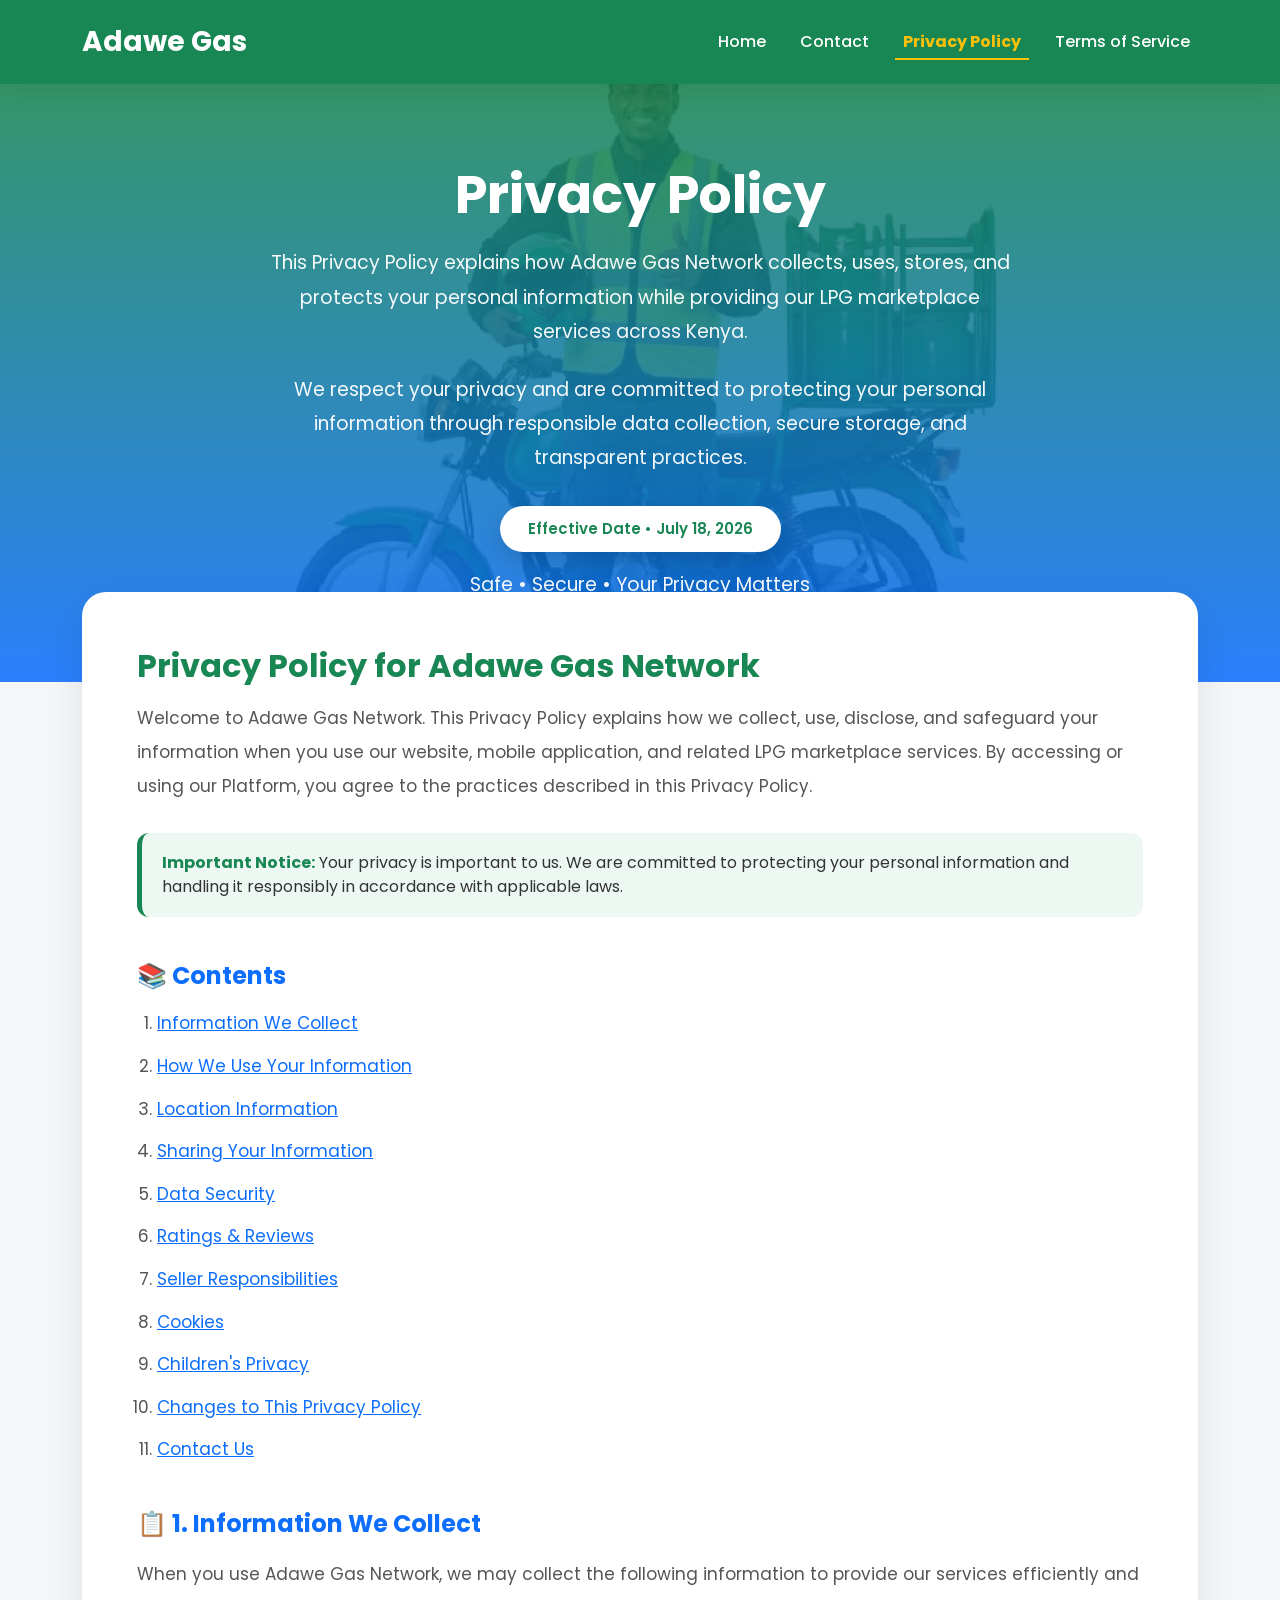
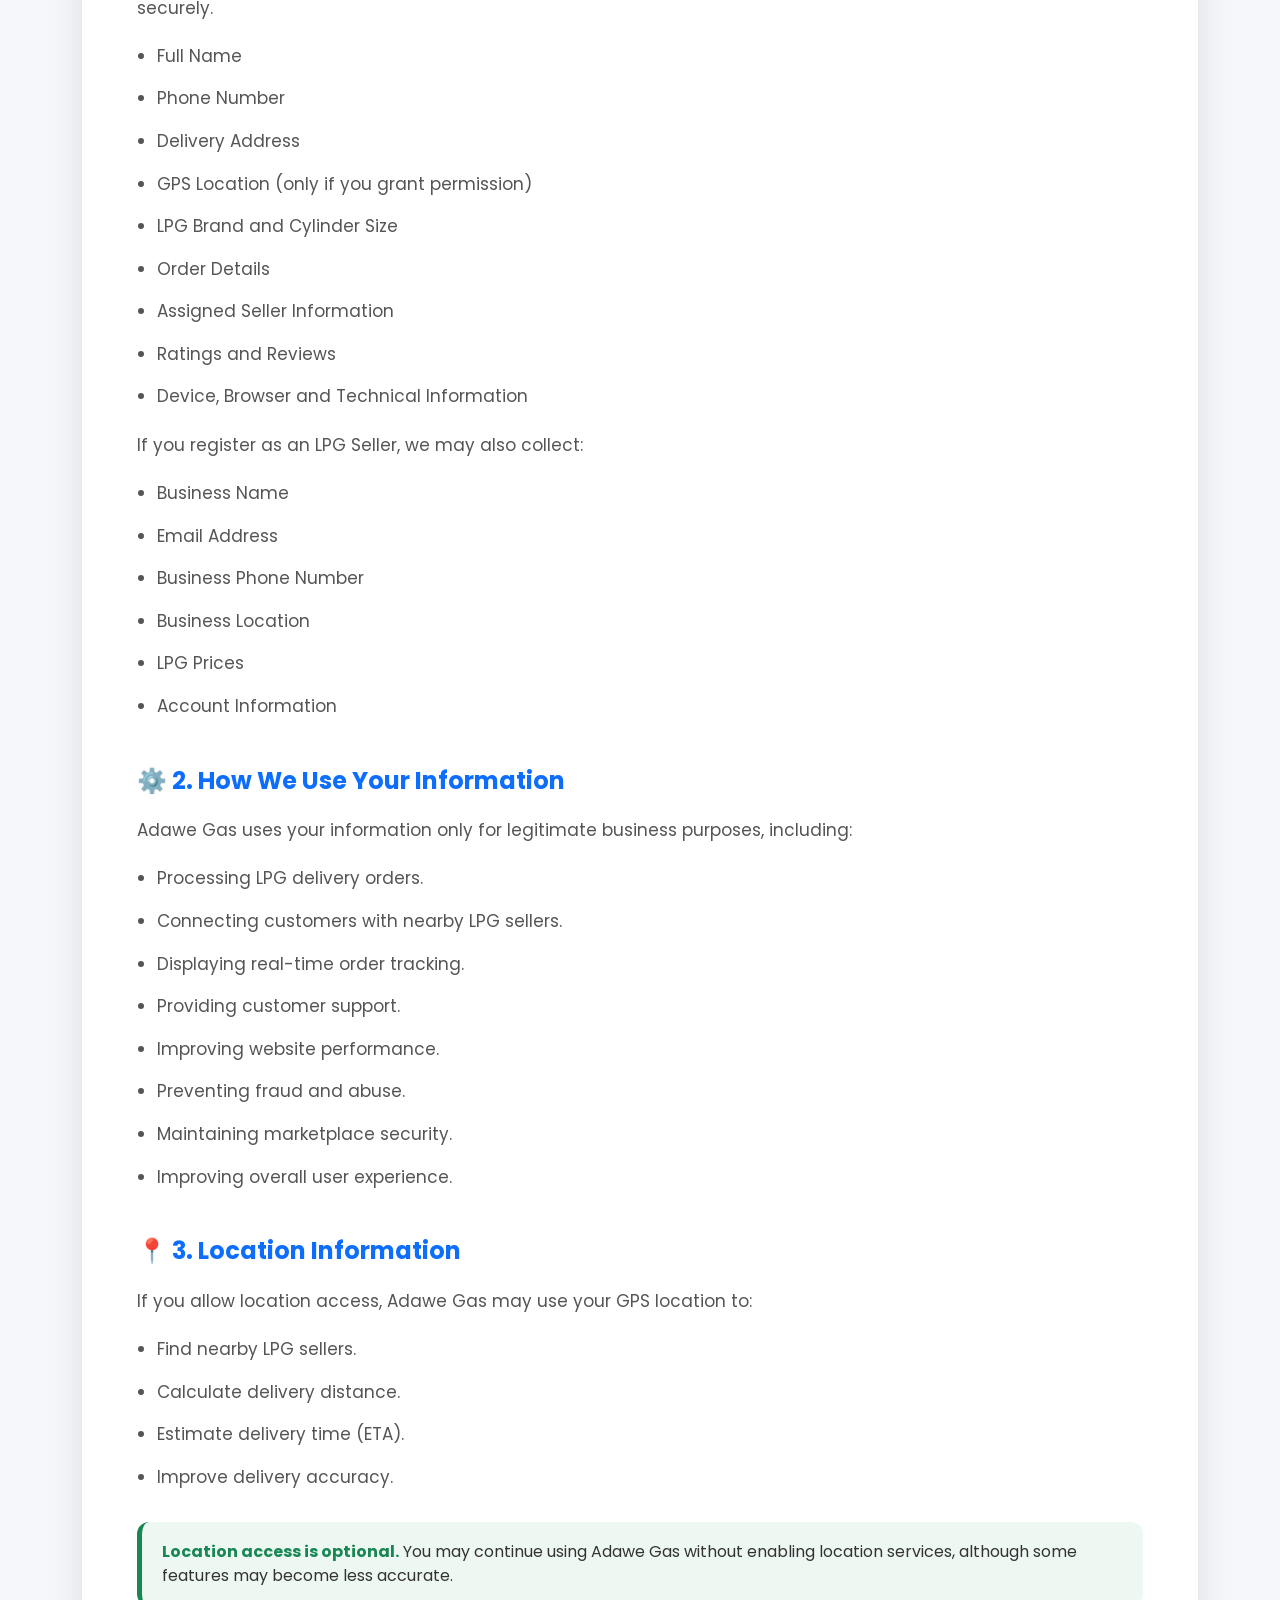
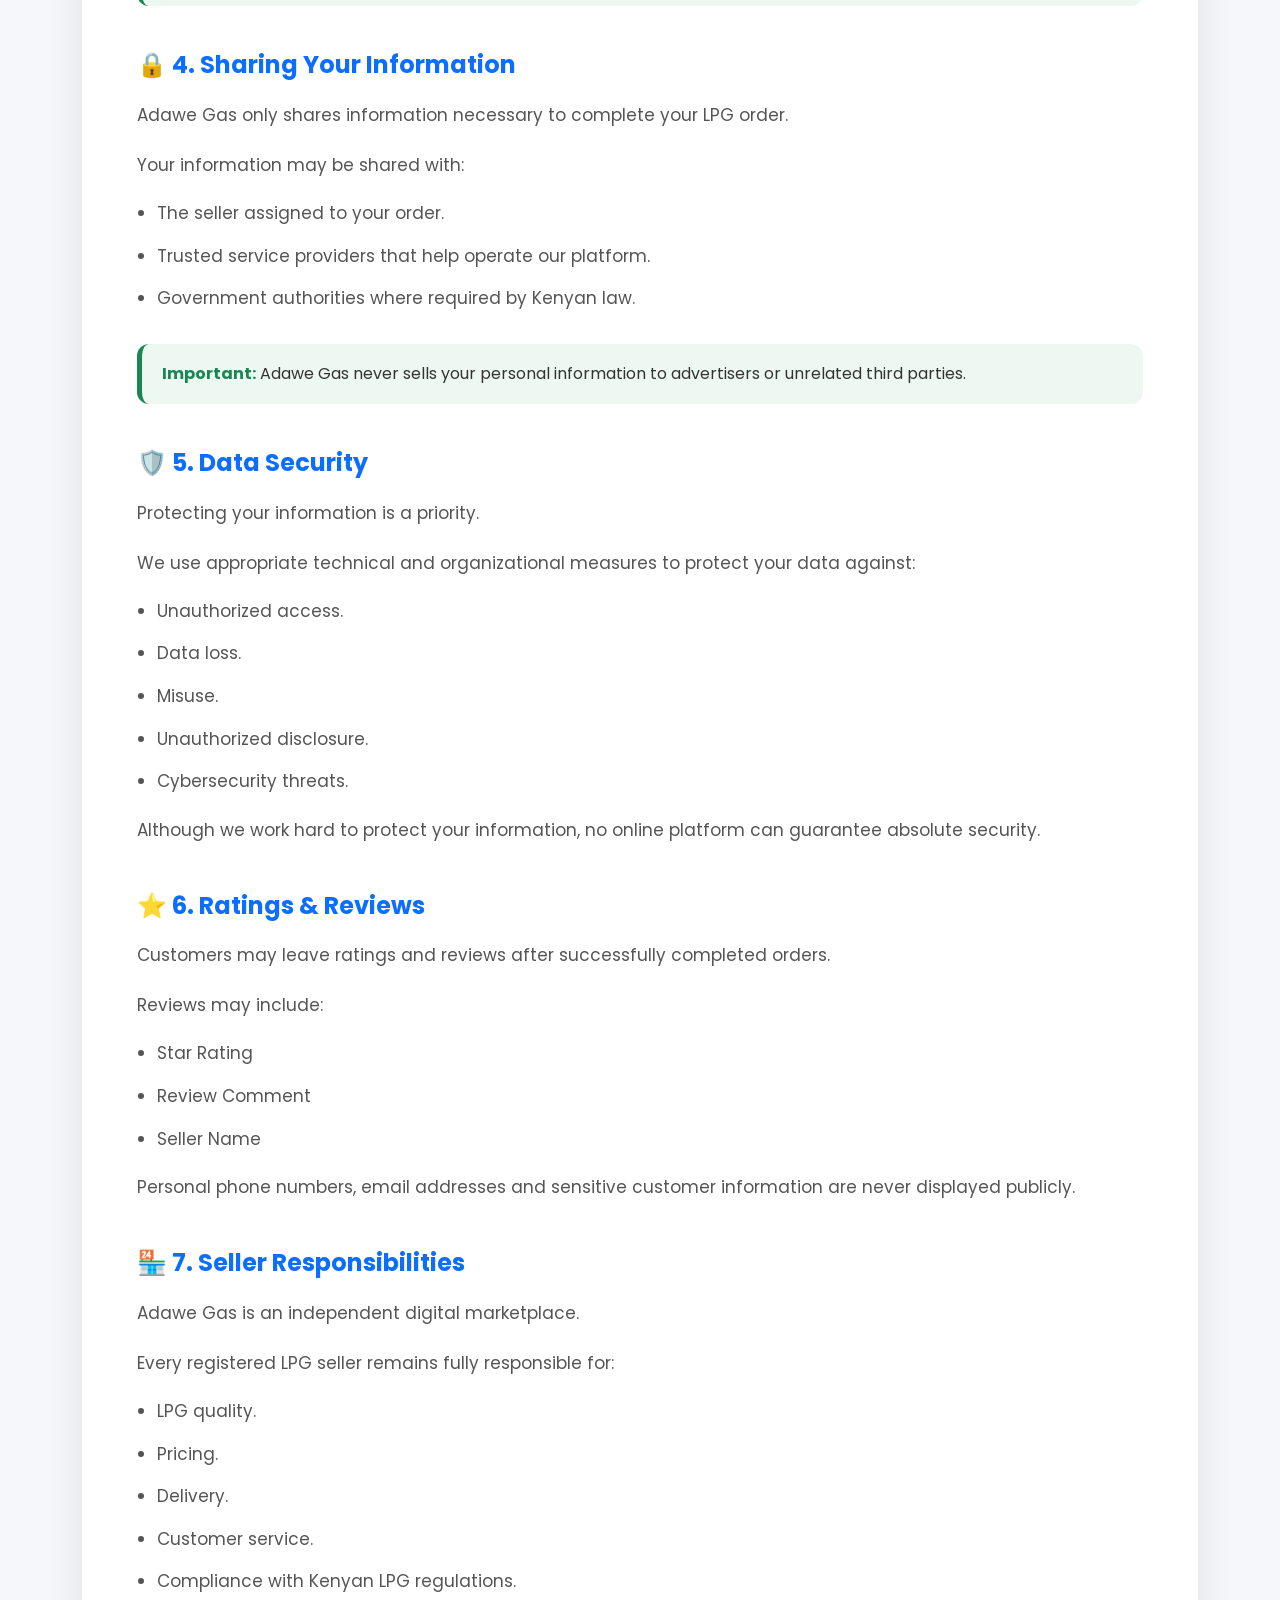
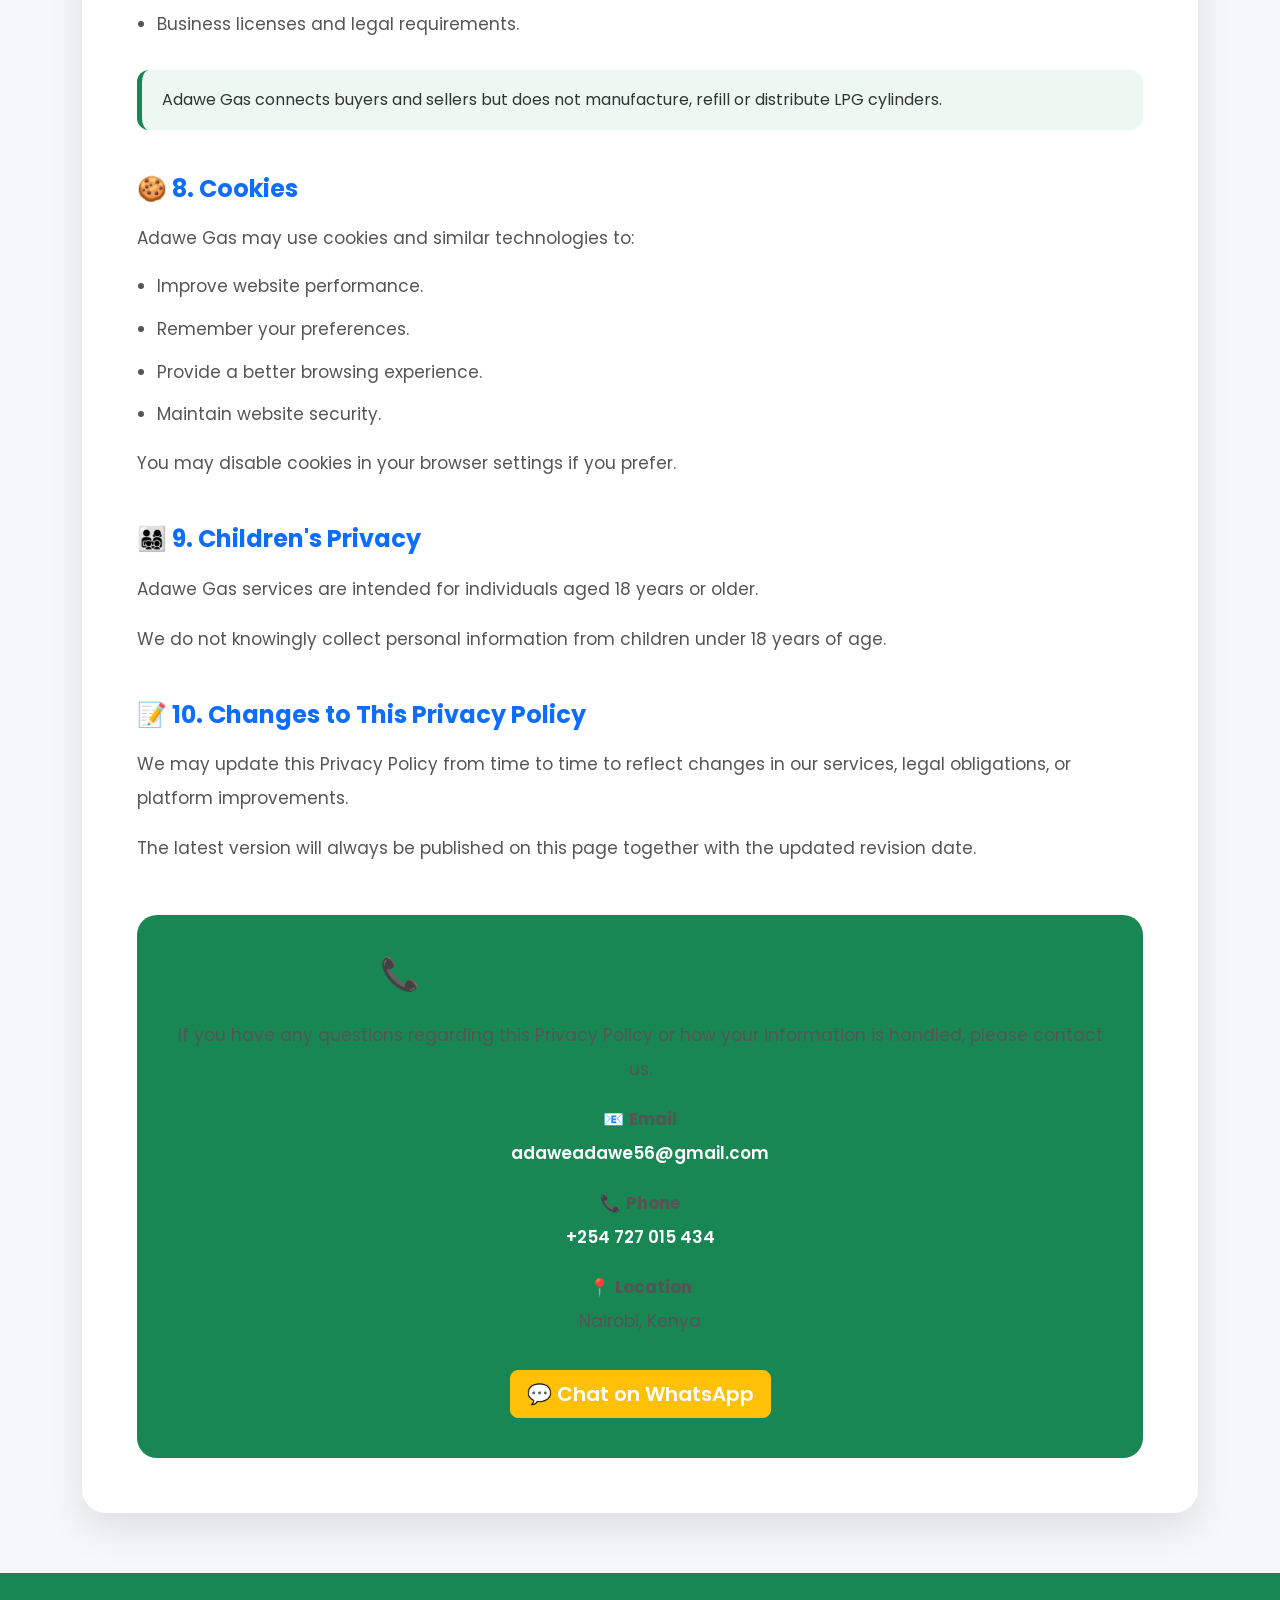
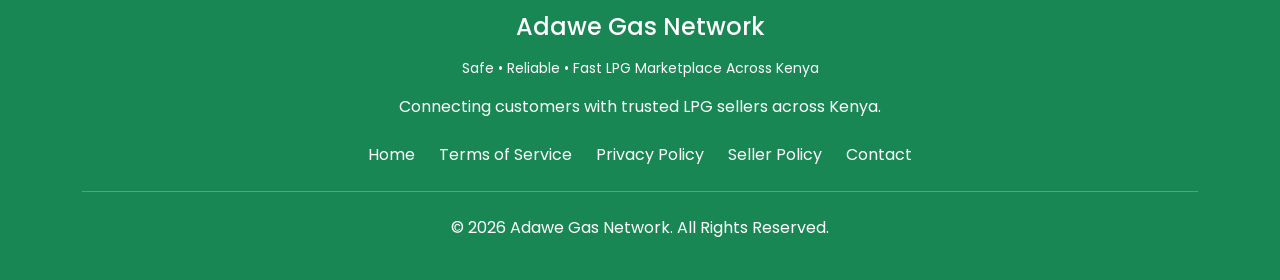
<file: privacy.html>
<!DOCTYPE html>
<html lang="en">

<head>

<meta charset="UTF-8">

<meta name="viewport" content="width=device-width, initial-scale=1.0">

<title>Privacy Policy | Adawe Gas Network</title>

<meta name="description"
content="Learn how Adawe Gas Network collects, uses, stores, and protects your personal information while using our LPG marketplace services in Kenya.">

<meta name="keywords"
content="Adawe Gas Privacy Policy, Privacy Policy Kenya, LPG Kenya, Data Protection, Adawe Gas Network">

<meta name="author"
content="Adawe Gas Network">

<link rel="canonical"
href="https://www.adawegas.co.ke/privacy.html">

<!-- Open Graph -->

<meta property="og:title"
content="Privacy Policy | Adawe Gas Network">

<meta property="og:description"
content="Learn how Adawe Gas Network collects, uses, stores, and protects your personal information while using our LPG marketplace services in Kenya.">

<meta property="og:type"
content="website">

<meta property="og:url"
content="https://www.adawegas.co.ke/privacy.html">

<meta property="og:site_name"
content="Adawe Gas Network">

<meta property="og:locale"
content="en_KE">

<meta property="og:image"
content="https://www.adawegas.co.ke/images/logo.png">

<meta property="og:image:alt"
content="Adawe Gas Network Logo">

<!-- Twitter Card -->

<meta name="twitter:card"
content="summary_large_image">

<meta name="twitter:title"
content="Privacy Policy | Adawe Gas Network">

<meta name="twitter:description"
content="Learn how Adawe Gas Network collects, uses, stores, and protects your personal information while using our LPG marketplace services in Kenya.">

<meta name="twitter:image"
content="https://www.adawegas.co.ke/images/logo.png">

<link rel="icon"
href="images/favicon.png">

<link rel="preconnect"
href="https://fonts.googleapis.com">

<link rel="preconnect"
href="https://fonts.gstatic.com"
crossorigin>

<link href="https://fonts.googleapis.com/css2?family=Poppins:wght@300;400;500;600;700;800&display=swap"
rel="stylesheet">

<link href="https://cdn.jsdelivr.net/npm/bootstrap@5.3.3/dist/css/bootstrap.min.css"
rel="stylesheet">

<style>
*{
margin:0;
padding:0;
box-sizing:border-box;
}

html{
scroll-behavior:smooth;
}

body{
font-family:'Poppins',sans-serif;

background:#f5f7fb;

color:#333;

}

/* NAVBAR */

.navbar{

background:#198754;

padding:16px 0;

position:sticky;

top:0;

z-index:999;

box-shadow:0 8px 25px rgba(0,0,0,.08);

}

.navbar-brand{

font-size:28px;

font-weight:700;

color:#fff !important;

}

.nav-link{

color:white !important;

font-weight:500;

margin-left:18px;

transition:.3s;

}

.nav-link:hover{

color:#ffc107 !important;

}

.nav-link.active{

color:#ffc107 !important;

font-weight:700;

border-bottom:2px solid #ffc107;

padding-bottom:4px;

}
  

.hero{

background:
linear-gradient(rgba(25,135,84,.88),
rgba(13,110,253,.88)),
url("images/about-gas.png") center/cover;

padding:80px 20px;

text-align:center;

color:white;

min-height:420px;

display:flex;

align-items:center;

justify-content:center;

}

.hero h1{

font-size:52px;

font-weight:700;

margin-bottom:20px;

}

.hero p{

max-width:760px;

margin:auto;

font-size:19px;

line-height:1.8;

opacity:.95;

}

.updated{

display:inline-block;

margin-top:30px;

background:#fff;

color:#198754;

padding:12px 28px;

border-radius:50px;

font-weight:600;

font-size:15px;

box-shadow:0 10px 25px rgba(0,0,0,.15);

}

/* MAIN CARD */

.policy-card{

background:#fff;

margin-top:-90px;

border-radius:24px;

padding:55px;

box-shadow:0 15px 40px rgba(0,0,0,.10);

}

.policy-card h2{

font-size:32px;

font-weight:700;

color:#198754;

margin-bottom:15px;

}

.policy-card p{

font-size:17px;

line-height:2;

color:#555;

}

.section-title{

margin-top:45px;

margin-bottom:18px;

font-size:24px;

font-weight:700;

color:#0d6efd;

display:flex;

align-items:center;

gap:10px;

}

.policy-list{

padding-left:20px;

}

.policy-list li{

margin-bottom:12px;

font-size:17px;

line-height:1.8;

color:#555;

}

.info-box{

background:#eef8f3;

border-left:5px solid #198754;

padding:18px 20px;

border-radius:12px;

margin:30px 0;

}

.info-box strong{

color:#198754;

}
 
/* CONTACT */

.contact-box{

background:#198754;

color:white;

padding:40px;

border-radius:20px;

margin-top:50px;

text-align:center;

}

.contact-box a{

color:white;

text-decoration:none;

font-weight:600;

}

.contact-box a:hover{

text-decoration:underline;

}

/* FOOTER */

footer{

background:#198754;

color:white;

padding:40px 20px;

margin-top:60px;

text-align:center;

}

footer a{

color:white;

text-decoration:none;

margin:0 10px;

}

footer a:hover{

color:#ffc107;

}  
  
/* RESPONSIVE */

@media(max-width:768px){

.hero{

padding:80px 20px;

}

.hero h1{

font-size:36px;

}

.hero p{

font-size:16px;

}

.policy-card{

padding:30px;

margin-top:-40px;

}

.section-title{

font-size:21px;

}

}

</style>

</head>

<body>

<!-- NAVBAR -->

<nav class="navbar navbar-expand-lg navbar-dark">

<div class="container">

<a class="navbar-brand" href="index.html">

Adawe Gas

</a>

<button class="navbar-toggler"
type="button"
data-bs-toggle="collapse"
data-bs-target="#menu">

<span class="navbar-toggler-icon"></span>

</button>

<div class="collapse navbar-collapse" id="menu">

<ul class="navbar-nav ms-auto">

<li class="nav-item">
<a class="nav-link" href="index.html">Home</a>
</li>

<li class="nav-item">
<a class="nav-link" href="#contact">Contact</a>
</li>

<li class="nav-item">
<a class="nav-link active" href="privacy.html">Privacy Policy</a>
</li>

<li class="nav-item">
<a class="nav-link" href="terms.html">Terms of Service</a>
</li>

</ul>

</div>

</div>

</nav>

<!-- HERO -->

<section class="hero">

<div class="container">

<h1>

Privacy Policy

</h1>

<p>
This Privacy Policy explains how Adawe Gas Network collects,
uses, stores, and protects your personal information while
providing our LPG marketplace services across Kenya.
</p>

<p class="mt-4">
We respect your privacy and are committed to protecting your personal information through responsible data collection, secure storage, and transparent practices.
</p>

<div class="updated">

Effective Date • July 18, 2026

</div>

<p class="mt-3 small">

Safe • Secure • Your Privacy Matters

</p>

</div>

</section>

<!-- MAIN CONTENT -->

<div class="container">

<div class="policy-card">

<h2>

Privacy Policy for Adawe Gas Network

</h2>
  
<p>

Welcome to Adawe Gas Network.

This Privacy Policy explains how we collect, use, disclose,
and safeguard your information when you use our website,
mobile application, and related LPG marketplace services.

By accessing or using our Platform, you agree to the
practices described in this Privacy Policy.

</p>

<div class="info-box">

<strong>Important Notice:</strong>

Your privacy is important to us. We are committed to
protecting your personal information and handling it
responsibly in accordance with applicable laws.

</div>

<h3 class="section-title">

📚 Contents

</h3>

<ol class="policy-list">

<li><a href="#collect">Information We Collect</a></li>

<li><a href="#use">How We Use Your Information</a></li>

<li><a href="#location">Location Information</a></li>

<li><a href="#sharing">Sharing Your Information</a></li>

<li><a href="#security">Data Security</a></li>

<li><a href="#reviews">Ratings & Reviews</a></li>

<li><a href="#seller">Seller Responsibilities</a></li>

<li><a href="#cookies">Cookies</a></li>

<li><a href="#children">Children's Privacy</a></li>

<li><a href="#updates">Changes to This Privacy Policy</a></li>

<li><a href="#contact">Contact Us</a></li>

</ol>
  
<!-- INFORMATION WE COLLECT -->

<h3 id="collect" class="section-title">

📋 1. Information We Collect

</h3>
  
<p>
When you use Adawe Gas Network, we may collect the following information to provide our services efficiently and securely.
</p>

<ul class="policy-list">

<li>Full Name</li>

<li>Phone Number</li>

<li>Delivery Address</li>

<li>GPS Location (only if you grant permission)</li>

<li>LPG Brand and Cylinder Size</li>

<li>Order Details</li>

<li>Assigned Seller Information</li>

<li>Ratings and Reviews</li>

<li>Device, Browser and Technical Information</li>

</ul>

<p>
If you register as an LPG Seller, we may also collect:
</p>

<ul class="policy-list">

<li>Business Name</li>

<li>Email Address</li>

<li>Business Phone Number</li>

<li>Business Location</li>

<li>LPG Prices</li>

<li>Account Information</li>

</ul>

<!-- HOW WE USE -->

<h3 id="use" class="section-title">
⚙️ 2. How We Use Your Information
</h3>

<p>
Adawe Gas uses your information only for legitimate business purposes, including:
</p>

<ul class="policy-list">

<li>Processing LPG delivery orders.</li>

<li>Connecting customers with nearby LPG sellers.</li>

<li>Displaying real-time order tracking.</li>

<li>Providing customer support.</li>

<li>Improving website performance.</li>

<li>Preventing fraud and abuse.</li>

<li>Maintaining marketplace security.</li>

<li>Improving overall user experience.</li>

</ul>

<!-- LOCATION -->

<h3 id="location" class="section-title">
📍 3. Location Information
</h3>

<p>
If you allow location access, Adawe Gas may use your GPS location to:
</p>

<ul class="policy-list">

<li>Find nearby LPG sellers.</li>

<li>Calculate delivery distance.</li>

<li>Estimate delivery time (ETA).</li>

<li>Improve delivery accuracy.</li>

</ul>

<div class="info-box">

<strong>Location access is optional.</strong>

You may continue using Adawe Gas without enabling location services, although some features may become less accurate.

</div>

<!-- SHARING -->

<h3 id="sharing" class="section-title">
🔒 4. Sharing Your Information
</h3>

<p>
Adawe Gas only shares information necessary to complete your LPG order.
</p>

<p>
Your information may be shared with:
</p>

<ul class="policy-list">

<li>The seller assigned to your order.</li>

<li>Trusted service providers that help operate our platform.</li>

<li>Government authorities where required by Kenyan law.</li>

</ul>

<div class="info-box">

<strong>Important:</strong>

Adawe Gas never sells your personal information to advertisers or unrelated third parties.

</div>

<!-- SECURITY -->

<h3 id="security" class="section-title">
🛡️ 5. Data Security
</h3>

<p>
Protecting your information is a priority.
</p>

<p>
We use appropriate technical and organizational measures to protect your data against:
</p>

<ul class="policy-list">

<li>Unauthorized access.</li>

<li>Data loss.</li>

<li>Misuse.</li>

<li>Unauthorized disclosure.</li>

<li>Cybersecurity threats.</li>

</ul>

<p>
Although we work hard to protect your information, no online platform can guarantee absolute security.
</p>

<!-- REVIEWS -->

<h3 id="reviews" class="section-title">
⭐ 6. Ratings & Reviews
</h3>

<p>
Customers may leave ratings and reviews after successfully completed orders.
</p>

<p>
Reviews may include:
</p>

<ul class="policy-list">

<li>Star Rating</li>

<li>Review Comment</li>

<li>Seller Name</li>

</ul>

<p>
Personal phone numbers, email addresses and sensitive customer information are never displayed publicly.
</p>

<!-- SELLERS -->

<h3 id="seller" class="section-title">
🏪 7. Seller Responsibilities
</h3>

<p>
Adawe Gas is an independent digital marketplace.
</p>

<p>
Every registered LPG seller remains fully responsible for:
</p>

<ul class="policy-list">

<li>LPG quality.</li>

<li>Pricing.</li>

<li>Delivery.</li>

<li>Customer service.</li>

<li>Compliance with Kenyan LPG regulations.</li>

<li>Business licenses and legal requirements.</li>

</ul>

<div class="info-box">

Adawe Gas connects buyers and sellers but does not manufacture, refill or distribute LPG cylinders.

</div>

<!-- COOKIES -->

<h3 id="cookies" class="section-title">
🍪 8. Cookies
</h3>

<p>
Adawe Gas may use cookies and similar technologies to:
</p>

<ul class="policy-list">

<li>Improve website performance.</li>

<li>Remember your preferences.</li>

<li>Provide a better browsing experience.</li>

<li>Maintain website security.</li>

</ul>

<p>
You may disable cookies in your browser settings if you prefer.
</p>

<!-- CHILDREN -->

<h3 id="children" class="section-title">
👨‍👩‍👧‍👦 9. Children's Privacy
</h3>

<p>
Adawe Gas services are intended for individuals aged 18 years or older.
</p>

<p>
We do not knowingly collect personal information from children under 18 years of age.
</p>

<!-- CHANGES -->

<h3 id="updates" class="section-title">
📝 10. Changes to This Privacy Policy
</h3>

<p>
We may update this Privacy Policy from time to time to reflect changes in our services, legal obligations, or platform improvements.
</p>

<p>
The latest version will always be published on this page together with the updated revision date.
</p>

<!-- CONTACT -->

<div id="contact" class="contact-box">

<h2 class="mb-4">

📞 Contact Adawe Gas Network

</h2>

<p>

If you have any questions regarding this Privacy Policy
or how your information is handled, please contact us.

</p>

<p>

📧 <strong>Email</strong><br>

<a href="mailto:adaweadawe56@gmail.com">

adaweadawe56@gmail.com

</a>

</p>

<p>

📞 <strong>Phone</strong><br>

<a href="tel:+254727015434">

+254 727 015 434

</a>

</p>

<p>

📍 <strong>Location</strong><br>

Nairobi, Kenya

</p>

<a href="https://wa.me/254727015434"
target="_blank"
rel="noopener"
class="btn btn-warning btn-lg mt-3">

💬 Chat on WhatsApp

</a>
  
</div>

</div>

</div>

<!-- FOOTER -->

<footer>

<div class="container">

<h4 class="mb-3">

Adawe Gas Network

</h4>

<p class="small mt-3">
Safe • Reliable • Fast LPG Marketplace Across Kenya
</p>

<p>
Connecting customers with trusted LPG sellers across Kenya.
</p>
  
<div class="mt-4">

<a href="index.html">

Home

</a>

<a href="terms.html">

Terms of Service

</a>

<a href="privacy.html">

Privacy Policy

</a>

<a href="seller-policy.html">

Seller Policy

</a>

<a href="contact.html">

Contact

</a>

</div>

<hr class="border-light opacity-25 my-4">

<p class="mb-0">

© <span id="year"></span> Adawe Gas Network.
All Rights Reserved.

</p>

</div>

</footer>

<script>

document.getElementById("year").textContent =
new Date().getFullYear();

</script>

<script src="https://cdn.jsdelivr.net/npm/bootstrap@5.3.3/dist/js/bootstrap.bundle.min.js"></script>

</body>

</html>
</file>
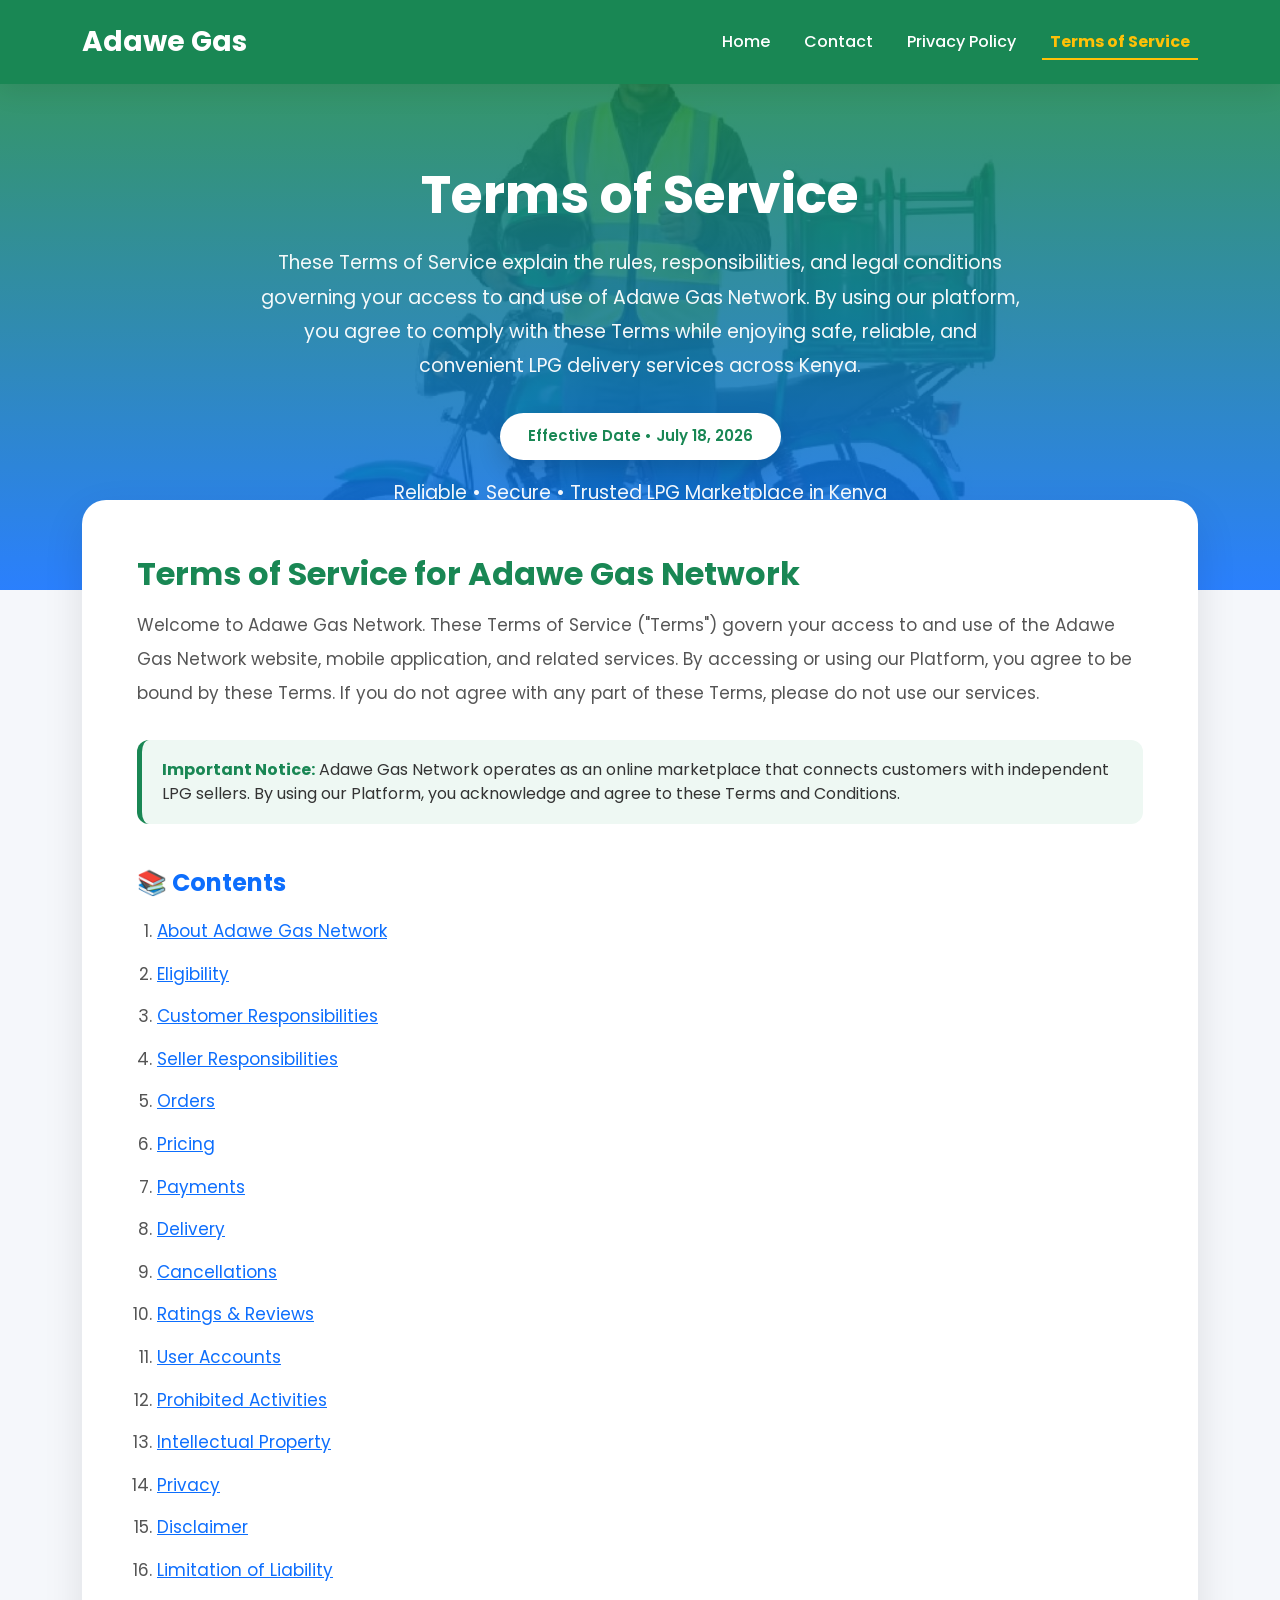
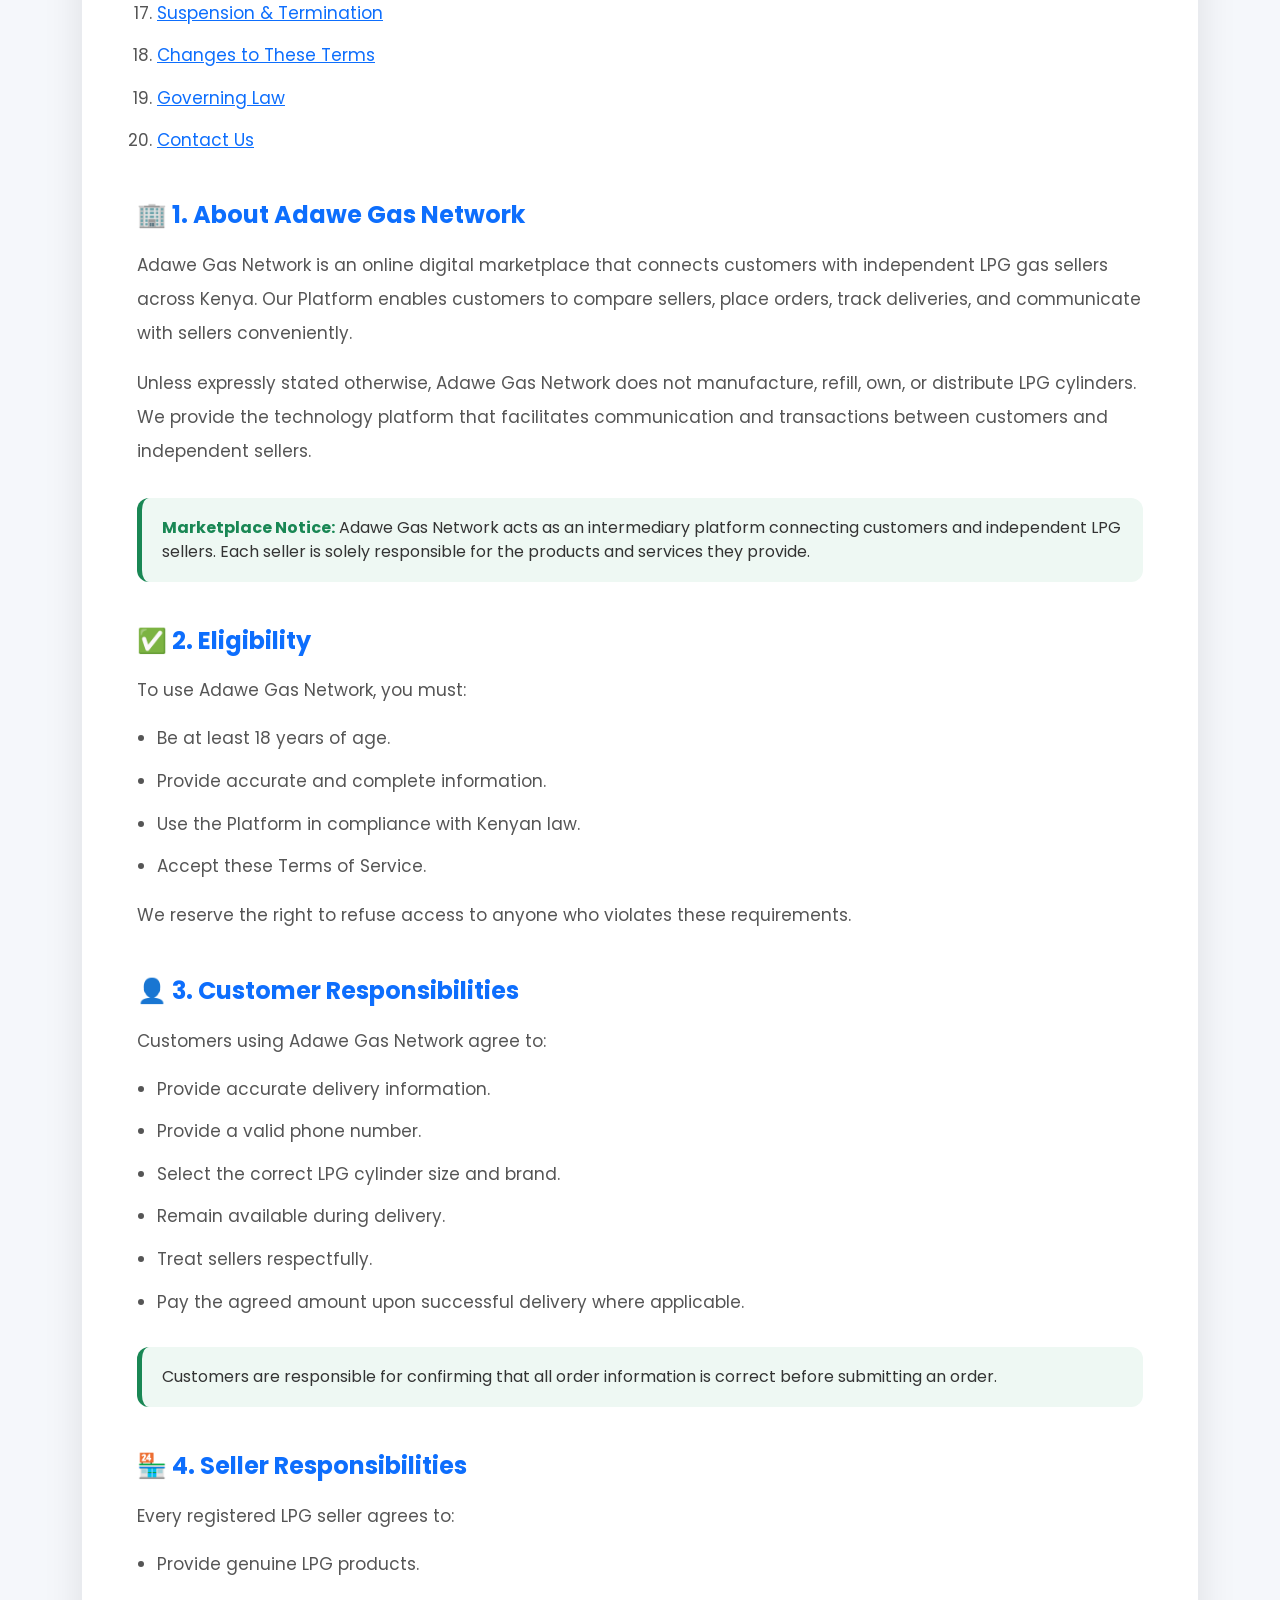
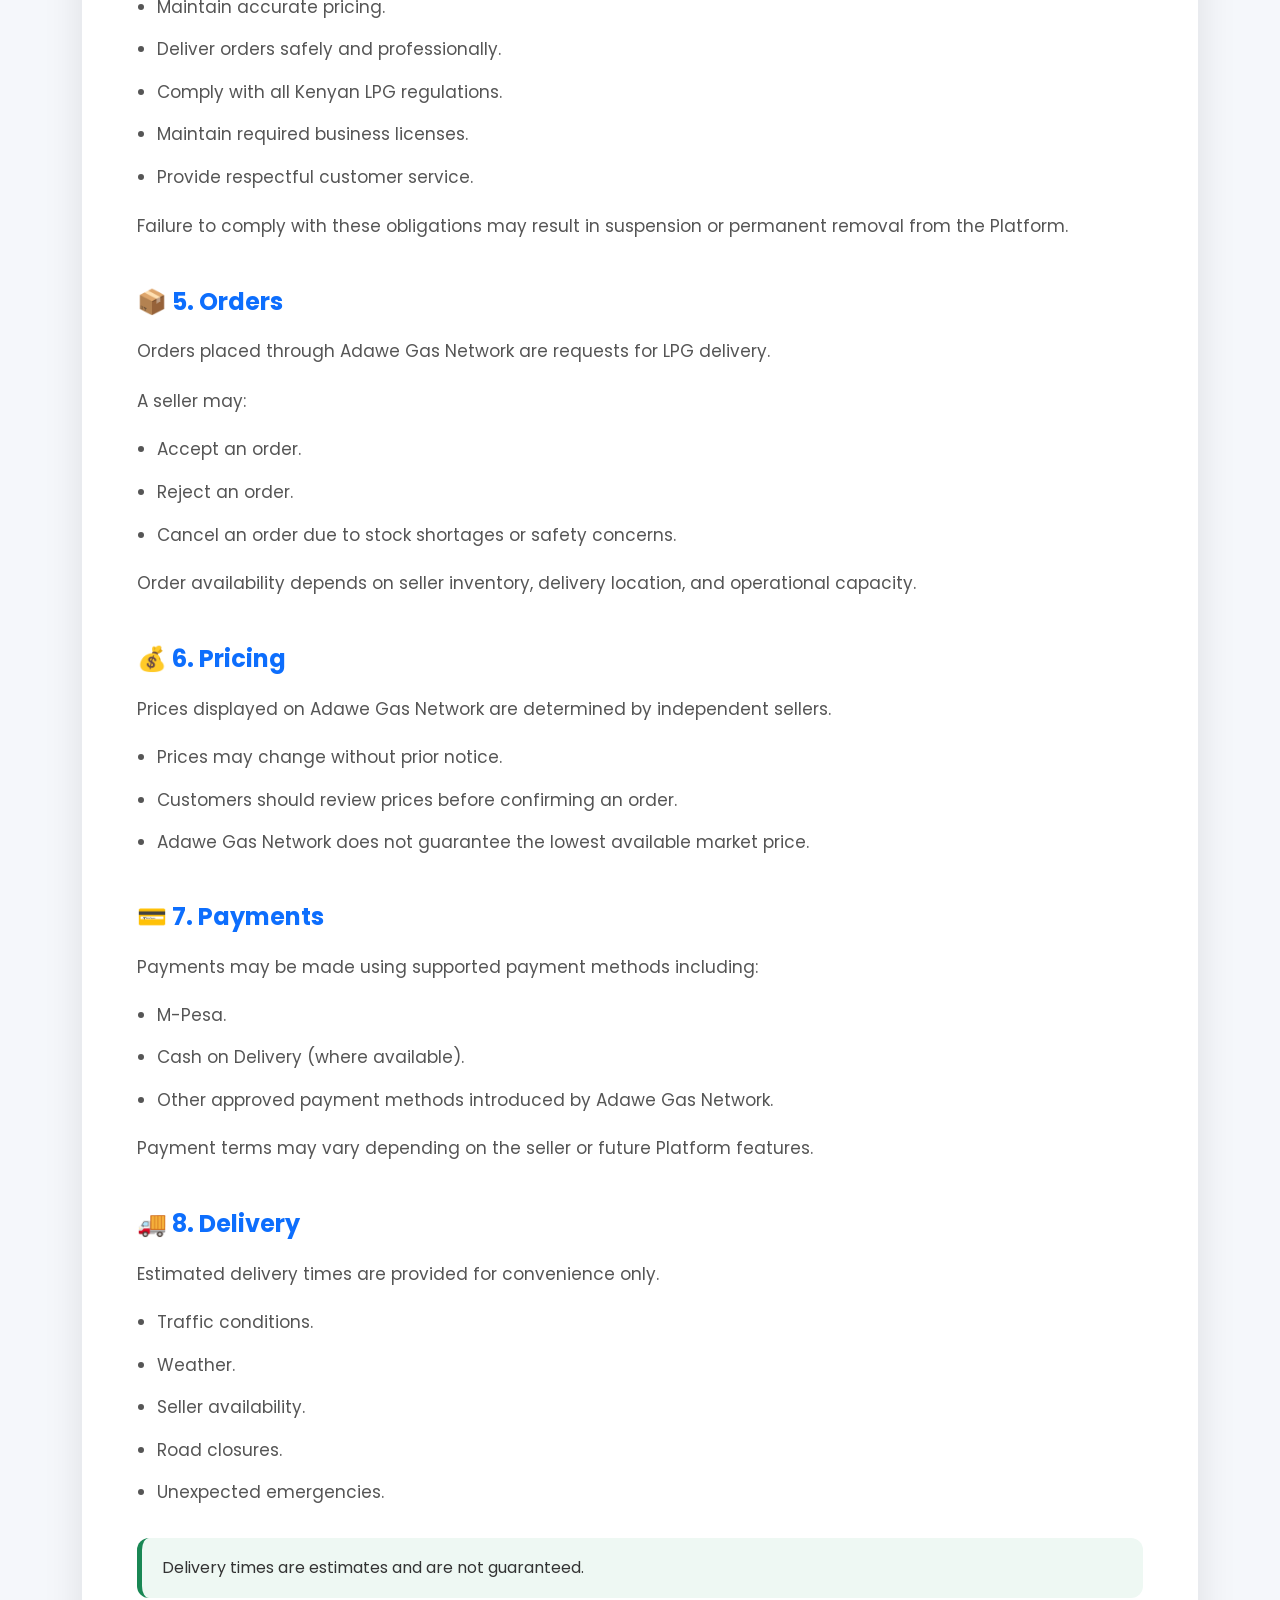
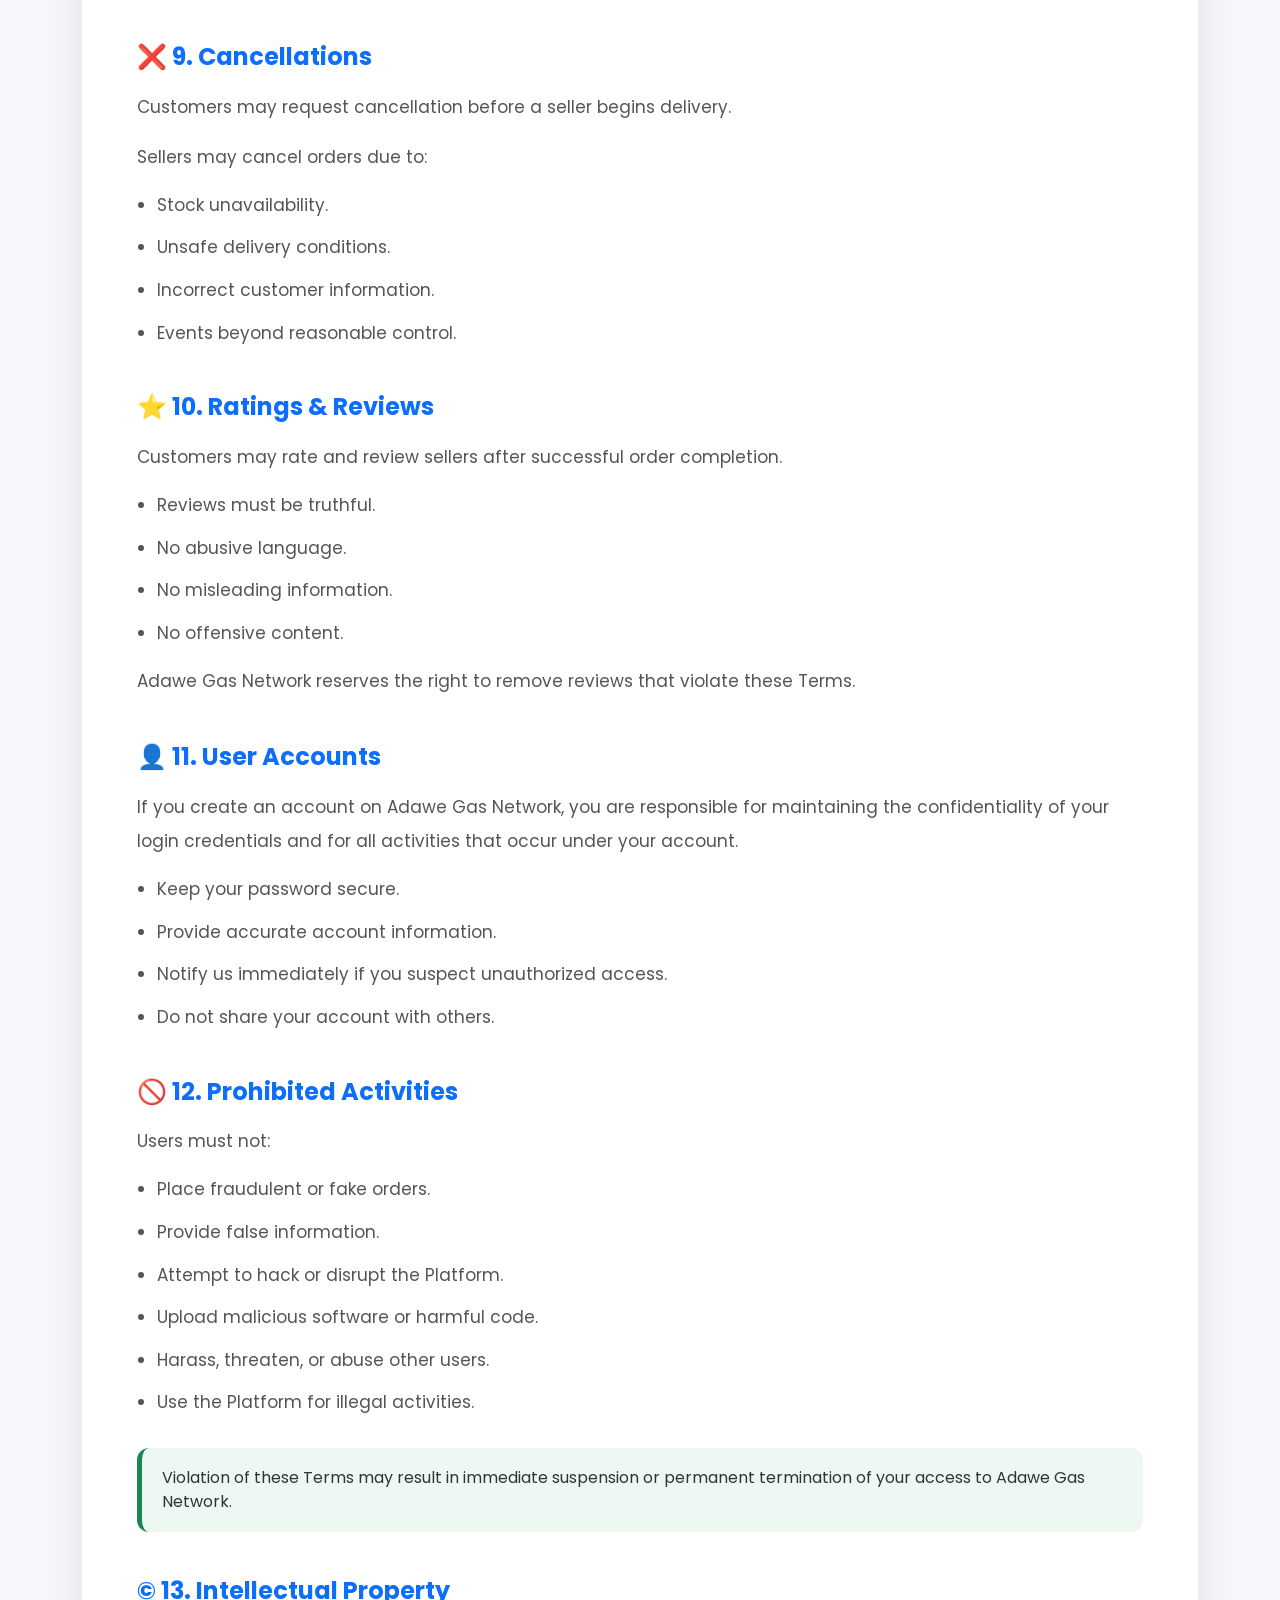
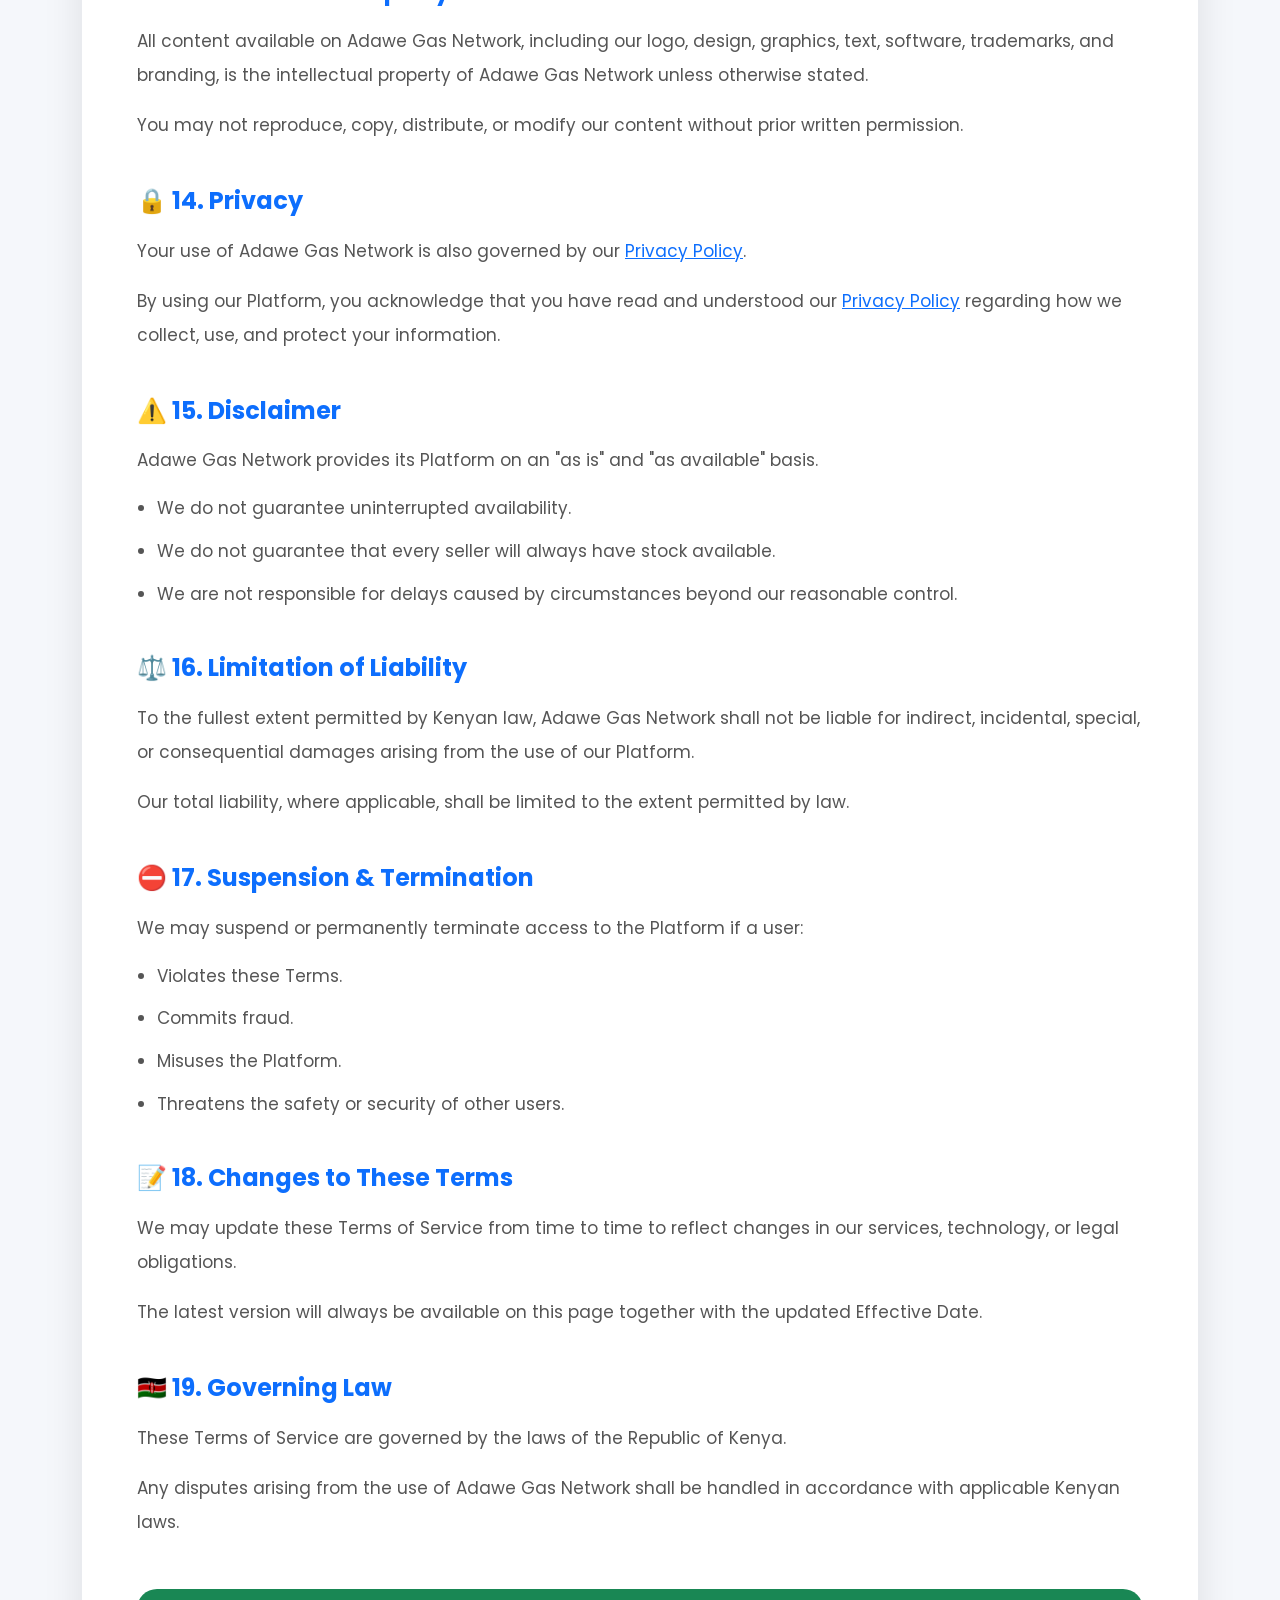
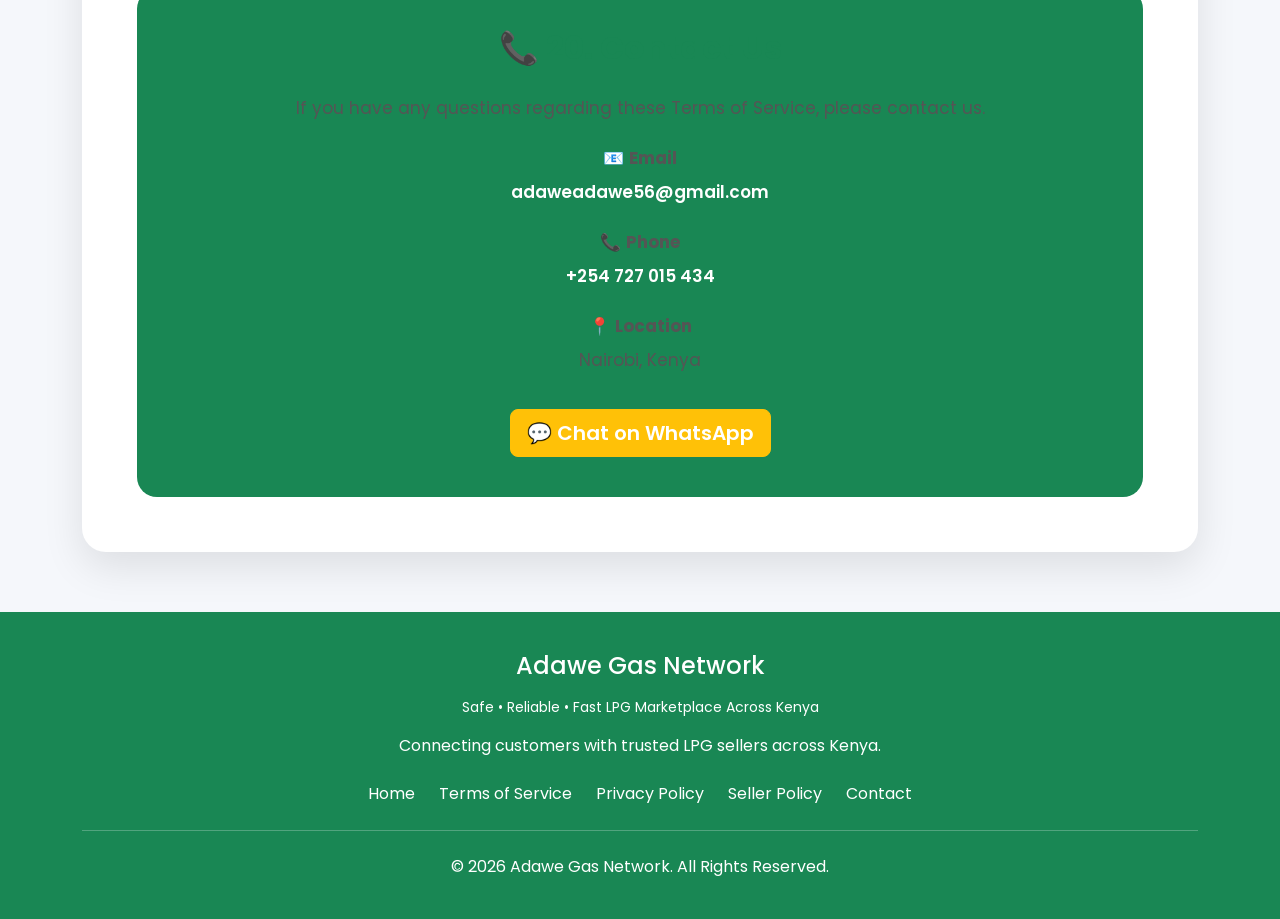
<file: terms.html>
<!DOCTYPE html>
<html lang="en">

<head>

<meta charset="UTF-8">
<meta name="viewport" content="width=device-width, initial-scale=1.0">

<title>Terms of Service | Adawe Gas Network</title>

<meta name="description"
content="Read the Terms of Service governing your use of Adawe Gas Network, Kenya's trusted LPG marketplace connecting customers with independent gas sellers.">

<meta name="keywords"
content="Adawe Gas Terms of Service, LPG Kenya, Gas Delivery Kenya, Terms and Conditions, Adawe Gas Network">
<meta name="author" content="Adawe Gas Network">

<link rel="icon" href="images/favicon.png">

<link href="https://cdn.jsdelivr.net/npm/bootstrap@5.3.3/dist/css/bootstrap.min.css" rel="stylesheet">

<link rel="preconnect" href="https://fonts.googleapis.com">
<link rel="preconnect" href="https://fonts.gstatic.com" crossorigin>

<link href="https://fonts.googleapis.com/css2?family=Poppins:wght@300;400;500;600;700;800&display=swap" rel="stylesheet">

<style>

*{
margin:0;
padding:0;
box-sizing:border-box;
}

html{
scroll-behavior:smooth;
}

body{
font-family:'Poppins',sans-serif;

background:#f5f7fb;

color:#333;

}

/* NAVBAR */

.navbar{

background:#198754;

padding:16px 0;

position:sticky;

top:0;

z-index:999;

box-shadow:0 8px 25px rgba(0,0,0,.08);

}

.navbar-brand{

font-size:28px;

font-weight:700;

color:#fff !important;

}

.nav-link{

color:white !important;

font-weight:500;

margin-left:18px;

transition:.3s;

}

.nav-link:hover{

color:#ffc107 !important;

}

.nav-link.active{

color:#ffc107 !important;

font-weight:700;

border-bottom:2px solid #ffc107;

padding-bottom:4px;

}
  

.hero{

background:
linear-gradient(rgba(25,135,84,.88),
rgba(13,110,253,.88)),
url("images/about-gas.png") center/cover;

padding:80px 20px;

text-align:center;

color:white;

min-height:420px;

display:flex;

align-items:center;

justify-content:center;

}

.hero h1{

font-size:52px;

font-weight:700;

margin-bottom:20px;

}

.hero p{

max-width:760px;

margin:auto;

font-size:19px;

line-height:1.8;

opacity:.95;

}

.updated{

display:inline-block;

margin-top:30px;

background:#fff;

color:#198754;

padding:12px 28px;

border-radius:50px;

font-weight:600;

font-size:15px;

box-shadow:0 10px 25px rgba(0,0,0,.15);

}

/* MAIN CARD */

.policy-card{

background:#fff;

margin-top:-90px;

border-radius:24px;

padding:55px;

box-shadow:0 15px 40px rgba(0,0,0,.10);

}

.policy-card h2{

font-size:32px;

font-weight:700;

color:#198754;

margin-bottom:15px;

}

.policy-card p{

font-size:17px;

line-height:2;

color:#555;

}

.section-title{

margin-top:45px;

margin-bottom:18px;

font-size:24px;

font-weight:700;

color:#0d6efd;

display:flex;

align-items:center;

gap:10px;

}

.policy-list{

padding-left:20px;

}

.policy-list li{

margin-bottom:12px;

font-size:17px;

line-height:1.8;

color:#555;

}

.info-box{

background:#eef8f3;

border-left:5px solid #198754;

padding:18px 20px;

border-radius:12px;

margin:30px 0;

}

.info-box strong{

color:#198754;

}
 
/* CONTACT */

.contact-box{

background:#198754;

color:white;

padding:40px;

border-radius:20px;

margin-top:50px;

text-align:center;

}

.contact-box a{

color:white;

text-decoration:none;

font-weight:600;

}

.contact-box a:hover{

text-decoration:underline;

}

/* FOOTER */

footer{

background:#198754;

color:white;

padding:40px 20px;

margin-top:60px;

text-align:center;

}

footer a{

color:white;

text-decoration:none;

margin:0 10px;

}

footer a:hover{

color:#ffc107;

}  
  
/* RESPONSIVE */

@media(max-width:768px){

.hero{

padding:80px 20px;

}

.hero h1{

font-size:36px;

}

.hero p{

font-size:16px;

}

.policy-card{

padding:30px;

margin-top:-40px;

}

.section-title{

font-size:21px;

}

}

</style>

</head>

<body>

<!-- NAVBAR -->

<nav class="navbar navbar-expand-lg navbar-dark">

<div class="container">

<a class="navbar-brand" href="index.html">

Adawe Gas

</a>

<button class="navbar-toggler"
type="button"
data-bs-toggle="collapse"
data-bs-target="#menu">

<span class="navbar-toggler-icon"></span>

</button>

<div class="collapse navbar-collapse" id="menu">

<ul class="navbar-nav ms-auto">

<li class="nav-item">
<a class="nav-link" href="index.html">Home</a>
</li>

<li class="nav-item">
<a class="nav-link" href="#contact">Contact</a>
</li>

<li class="nav-item">
<a class="nav-link" href="privacy.html">Privacy Policy</a>
</li>

<li class="nav-item">
<a class="nav-link active" href="terms.html">Terms of Service</a>
</li>

</ul>

</div>

</div>

</nav>

<!-- HERO -->

<section class="hero">

<div class="container">

<h1>

Terms of Service

</h1>
<p>

These Terms of Service explain the rules, responsibilities,
and legal conditions governing your access to and use of
Adawe Gas Network. By using our platform, you agree to
comply with these Terms while enjoying safe, reliable,
and convenient LPG delivery services across Kenya.

</p>

<div class="updated">

Effective Date • July 18, 2026

</div>

<p class="mt-3 small">

Reliable • Secure • Trusted LPG Marketplace in Kenya

</p>
  
</div>

</section>

<!-- MAIN CONTENT -->

<div class="container">

<div class="policy-card">

<h2>

Terms of Service for Adawe Gas Network

</h2>

<p>

Welcome to Adawe Gas Network.

These Terms of Service ("Terms") govern your access to
and use of the Adawe Gas Network website, mobile
application, and related services.

By accessing or using our Platform, you agree to be
bound by these Terms. If you do not agree with any part
of these Terms, please do not use our services.

</p>

<div class="info-box">

<strong>Important Notice:</strong>

Adawe Gas Network operates as an online marketplace that
connects customers with independent LPG sellers. By using
our Platform, you acknowledge and agree to these Terms
and Conditions.

</div>

<h3 class="section-title">

📚 Contents

</h3>

<ol class="policy-list">

<li><a href="#about">About Adawe Gas Network</a></li>

<li><a href="#eligibility">Eligibility</a></li>

<li><a href="#customer">Customer Responsibilities</a></li>

<li><a href="#seller">Seller Responsibilities</a></li>

<li><a href="#orders">Orders</a></li>

<li><a href="#pricing">Pricing</a></li>

<li><a href="#payments">Payments</a></li>

<li><a href="#delivery">Delivery</a></li>

<li><a href="#cancellation">Cancellations</a></li>

<li><a href="#reviews">Ratings & Reviews</a></li>

<li><a href="#accounts">User Accounts</a></li>

<li><a href="#prohibited">Prohibited Activities</a></li>

<li><a href="#property">Intellectual Property</a></li>

<li><a href="#privacy">Privacy</a></li>

<li><a href="#disclaimer">Disclaimer</a></li>

<li><a href="#liability">Limitation of Liability</a></li>

<li><a href="#termination">Suspension & Termination</a></li>

<li><a href="#changes">Changes to These Terms</a></li>

<li><a href="#law">Governing Law</a></li>

<li><a href="#contact">Contact Us</a></li>

</ol>
  
<!-- SECTION 1 -->

<h3 id="about" class="section-title">
🏢 1. About Adawe Gas Network
</h3>

<p>
Adawe Gas Network is an online digital marketplace that connects customers with independent LPG gas sellers across Kenya. Our Platform enables customers to compare sellers, place orders, track deliveries, and communicate with sellers conveniently.
</p>

<p>
Unless expressly stated otherwise, Adawe Gas Network does not manufacture, refill, own, or distribute LPG cylinders. We provide the technology platform that facilitates communication and transactions between customers and independent sellers.
</p>

<div class="info-box">
<strong>Marketplace Notice:</strong>
Adawe Gas Network acts as an intermediary platform connecting customers and independent LPG sellers. Each seller is solely responsible for the products and services they provide.
</div>

<!-- SECTION 2 -->

<h3 id="eligibility" class="section-title">
✅ 2. Eligibility
</h3>

<p>
To use Adawe Gas Network, you must:
</p>

<ul class="policy-list">
<li>Be at least 18 years of age.</li>
<li>Provide accurate and complete information.</li>
<li>Use the Platform in compliance with Kenyan law.</li>
<li>Accept these Terms of Service.</li>
</ul>

<p>
We reserve the right to refuse access to anyone who violates these requirements.
</p>

<!-- SECTION 3 -->

<h3 id="customer" class="section-title">
👤 3. Customer Responsibilities
</h3>

<p>
Customers using Adawe Gas Network agree to:
</p>

<ul class="policy-list">
<li>Provide accurate delivery information.</li>
<li>Provide a valid phone number.</li>
<li>Select the correct LPG cylinder size and brand.</li>
<li>Remain available during delivery.</li>
<li>Treat sellers respectfully.</li>
<li>Pay the agreed amount upon successful delivery where applicable.</li>
</ul>

<div class="info-box">
Customers are responsible for confirming that all order information is correct before submitting an order.
</div>

<!-- SECTION 4 -->

<h3 id="seller" class="section-title">
🏪 4. Seller Responsibilities
</h3>

<p>
Every registered LPG seller agrees to:
</p>

<ul class="policy-list">
<li>Provide genuine LPG products.</li>
<li>Maintain accurate pricing.</li>
<li>Deliver orders safely and professionally.</li>
<li>Comply with all Kenyan LPG regulations.</li>
<li>Maintain required business licenses.</li>
<li>Provide respectful customer service.</li>
</ul>

<p>
Failure to comply with these obligations may result in suspension or permanent removal from the Platform.
</p>

<!-- SECTION 5 -->

<h3 id="orders" class="section-title">
📦 5. Orders
</h3>

<p>
Orders placed through Adawe Gas Network are requests for LPG delivery.
</p>

<p>
A seller may:
</p>

<ul class="policy-list">
<li>Accept an order.</li>
<li>Reject an order.</li>
<li>Cancel an order due to stock shortages or safety concerns.</li>
</ul>

<p>
Order availability depends on seller inventory, delivery location, and operational capacity.
</p>

<!-- SECTION 6 -->

<h3 id="pricing" class="section-title">
💰 6. Pricing
</h3>

<p>
Prices displayed on Adawe Gas Network are determined by independent sellers.
</p>

<ul class="policy-list">
<li>Prices may change without prior notice.</li>
<li>Customers should review prices before confirming an order.</li>
<li>Adawe Gas Network does not guarantee the lowest available market price.</li>
</ul>

<!-- SECTION 7 -->

<h3 id="payments" class="section-title">
💳 7. Payments
</h3>

<p>
Payments may be made using supported payment methods including:
</p>

<ul class="policy-list">
<li>M-Pesa.</li>
<li>Cash on Delivery (where available).</li>
<li>Other approved payment methods introduced by Adawe Gas Network.</li>
</ul>

<p>
Payment terms may vary depending on the seller or future Platform features.
</p>

<!-- SECTION 8 -->

<h3 id="delivery" class="section-title">
🚚 8. Delivery
</h3>

<p>
Estimated delivery times are provided for convenience only.
</p>

<ul class="policy-list">
<li>Traffic conditions.</li>
<li>Weather.</li>
<li>Seller availability.</li>
<li>Road closures.</li>
<li>Unexpected emergencies.</li>
</ul>

<div class="info-box">
Delivery times are estimates and are not guaranteed.
</div>

<!-- SECTION 9 -->

<h3 id="cancellation" class="section-title">
❌ 9. Cancellations
</h3>

<p>
Customers may request cancellation before a seller begins delivery.
</p>

<p>
Sellers may cancel orders due to:
</p>

<ul class="policy-list">
<li>Stock unavailability.</li>
<li>Unsafe delivery conditions.</li>
<li>Incorrect customer information.</li>
<li>Events beyond reasonable control.</li>
</ul>

<!-- SECTION 10 -->

<h3 id="reviews" class="section-title">
⭐ 10. Ratings & Reviews
</h3>

<p>
Customers may rate and review sellers after successful order completion.
</p>

<ul class="policy-list">
<li>Reviews must be truthful.</li>
<li>No abusive language.</li>
<li>No misleading information.</li>
<li>No offensive content.</li>
</ul>

<p>
Adawe Gas Network reserves the right to remove reviews that violate these Terms.
</p>

<!-- SECTION 11 -->

<h3 id="accounts" class="section-title">
👤 11. User Accounts
</h3>

<p>
If you create an account on Adawe Gas Network, you are responsible for maintaining the confidentiality of your login credentials and for all activities that occur under your account.
</p>

<ul class="policy-list">
<li>Keep your password secure.</li>
<li>Provide accurate account information.</li>
<li>Notify us immediately if you suspect unauthorized access.</li>
<li>Do not share your account with others.</li>
</ul>

<!-- SECTION 12 -->

<h3 id="prohibited" class="section-title">
🚫 12. Prohibited Activities
</h3>

<p>
Users must not:
</p>

<ul class="policy-list">
<li>Place fraudulent or fake orders.</li>
<li>Provide false information.</li>
<li>Attempt to hack or disrupt the Platform.</li>
<li>Upload malicious software or harmful code.</li>
<li>Harass, threaten, or abuse other users.</li>
<li>Use the Platform for illegal activities.</li>
</ul>

<div class="info-box">
Violation of these Terms may result in immediate suspension or permanent termination of your access to Adawe Gas Network.
</div>

<!-- SECTION 13 -->

<h3 id="property" class="section-title">
©️ 13. Intellectual Property
</h3>

<p>
All content available on Adawe Gas Network, including our logo, design, graphics, text, software, trademarks, and branding, is the intellectual property of Adawe Gas Network unless otherwise stated.
</p>

<p>
You may not reproduce, copy, distribute, or modify our content without prior written permission.
</p>

<!-- SECTION 14 -->

<h3 id="privacy" class="section-title">
🔒 14. Privacy
</h3>

<p>
Your use of Adawe Gas Network is also governed by our
<a href="privacy.html">Privacy Policy</a>.
</p>

<p>
By using our Platform, you acknowledge that you have read and understood our
<a href="privacy.html">Privacy Policy</a>
regarding how we collect, use, and protect your information.
</p>
  
<!-- SECTION 15 -->

<h3 id="disclaimer" class="section-title">
⚠️ 15. Disclaimer
</h3>

<p>
Adawe Gas Network provides its Platform on an "as is" and "as available" basis.
</p>

<ul class="policy-list">
<li>We do not guarantee uninterrupted availability.</li>
<li>We do not guarantee that every seller will always have stock available.</li>
<li>We are not responsible for delays caused by circumstances beyond our reasonable control.</li>
</ul>

<!-- SECTION 16 -->

<h3 id="liability" class="section-title">
⚖️ 16. Limitation of Liability
</h3>

<p>
To the fullest extent permitted by Kenyan law, Adawe Gas Network shall not be liable for indirect, incidental, special, or consequential damages arising from the use of our Platform.
</p>

<p>
Our total liability, where applicable, shall be limited to the extent permitted by law.
</p>

<!-- SECTION 17 -->

<h3 id="termination" class="section-title">
⛔ 17. Suspension & Termination
</h3>

<p>
We may suspend or permanently terminate access to the Platform if a user:
</p>

<ul class="policy-list">
<li>Violates these Terms.</li>
<li>Commits fraud.</li>
<li>Misuses the Platform.</li>
<li>Threatens the safety or security of other users.</li>
</ul>

<!-- SECTION 18 -->

<h3 id="changes" class="section-title">
📝 18. Changes to These Terms
</h3>

<p>
We may update these Terms of Service from time to time to reflect changes in our services, technology, or legal obligations.
</p>

<p>
The latest version will always be available on this page together with the updated Effective Date.
</p>

<!-- SECTION 19 -->

<h3 id="law" class="section-title">
🇰🇪 19. Governing Law
</h3>

<p>
These Terms of Service are governed by the laws of the Republic of Kenya.
</p>

<p>
Any disputes arising from the use of Adawe Gas Network shall be handled in accordance with applicable Kenyan laws.
</p>

<!-- CONTACT -->

<div id="contact" class="contact-box">

<h2 class="mb-4">
📞 20. Contact Us
</h2>

<p>
If you have any questions regarding these Terms of Service, please contact us.
</p>

<p>
📧 <strong>Email</strong><br>
<a href="mailto:adaweadawe56@gmail.com">
adaweadawe56@gmail.com
</a>
</p>

<p>
📞 <strong>Phone</strong><br>
<a href="tel:+254727015434">
+254 727 015 434
</a>
</p>

<p>
📍 <strong>Location</strong><br>
Nairobi, Kenya
</p>

<a href="https://wa.me/254727015434"
class="btn btn-warning btn-lg mt-3">

💬 Chat on WhatsApp

</a>

</div>

</div>

</div>

<!-- FOOTER -->

<footer>

<div class="container">

<h4 class="mb-3">
Adawe Gas Network
</h4>
  
<p class="small mt-3">
Safe • Reliable • Fast LPG Marketplace Across Kenya
</p> 
  
<p>
Connecting customers with trusted LPG sellers across Kenya.
</p>

<div class="mt-4">

<a href="index.html">Home</a>

<a href="terms.html">Terms of Service</a>

<a href="privacy.html">Privacy Policy</a>

<a href="seller-policy.html">Seller Policy</a>

<a href="contact.html">Contact</a>

</div>

<hr class="border-light opacity-25 my-4">

<p class="mb-0">
© <span id="year"></span> Adawe Gas Network.
All Rights Reserved.
</p>

</div>

</footer>

<script>
document.getElementById("year").textContent =
new Date().getFullYear();
</script>

<script src="https://cdn.jsdelivr.net/npm/bootstrap@5.3.3/dist/js/bootstrap.bundle.min.js"></script>

</body>
</html>
</file>
